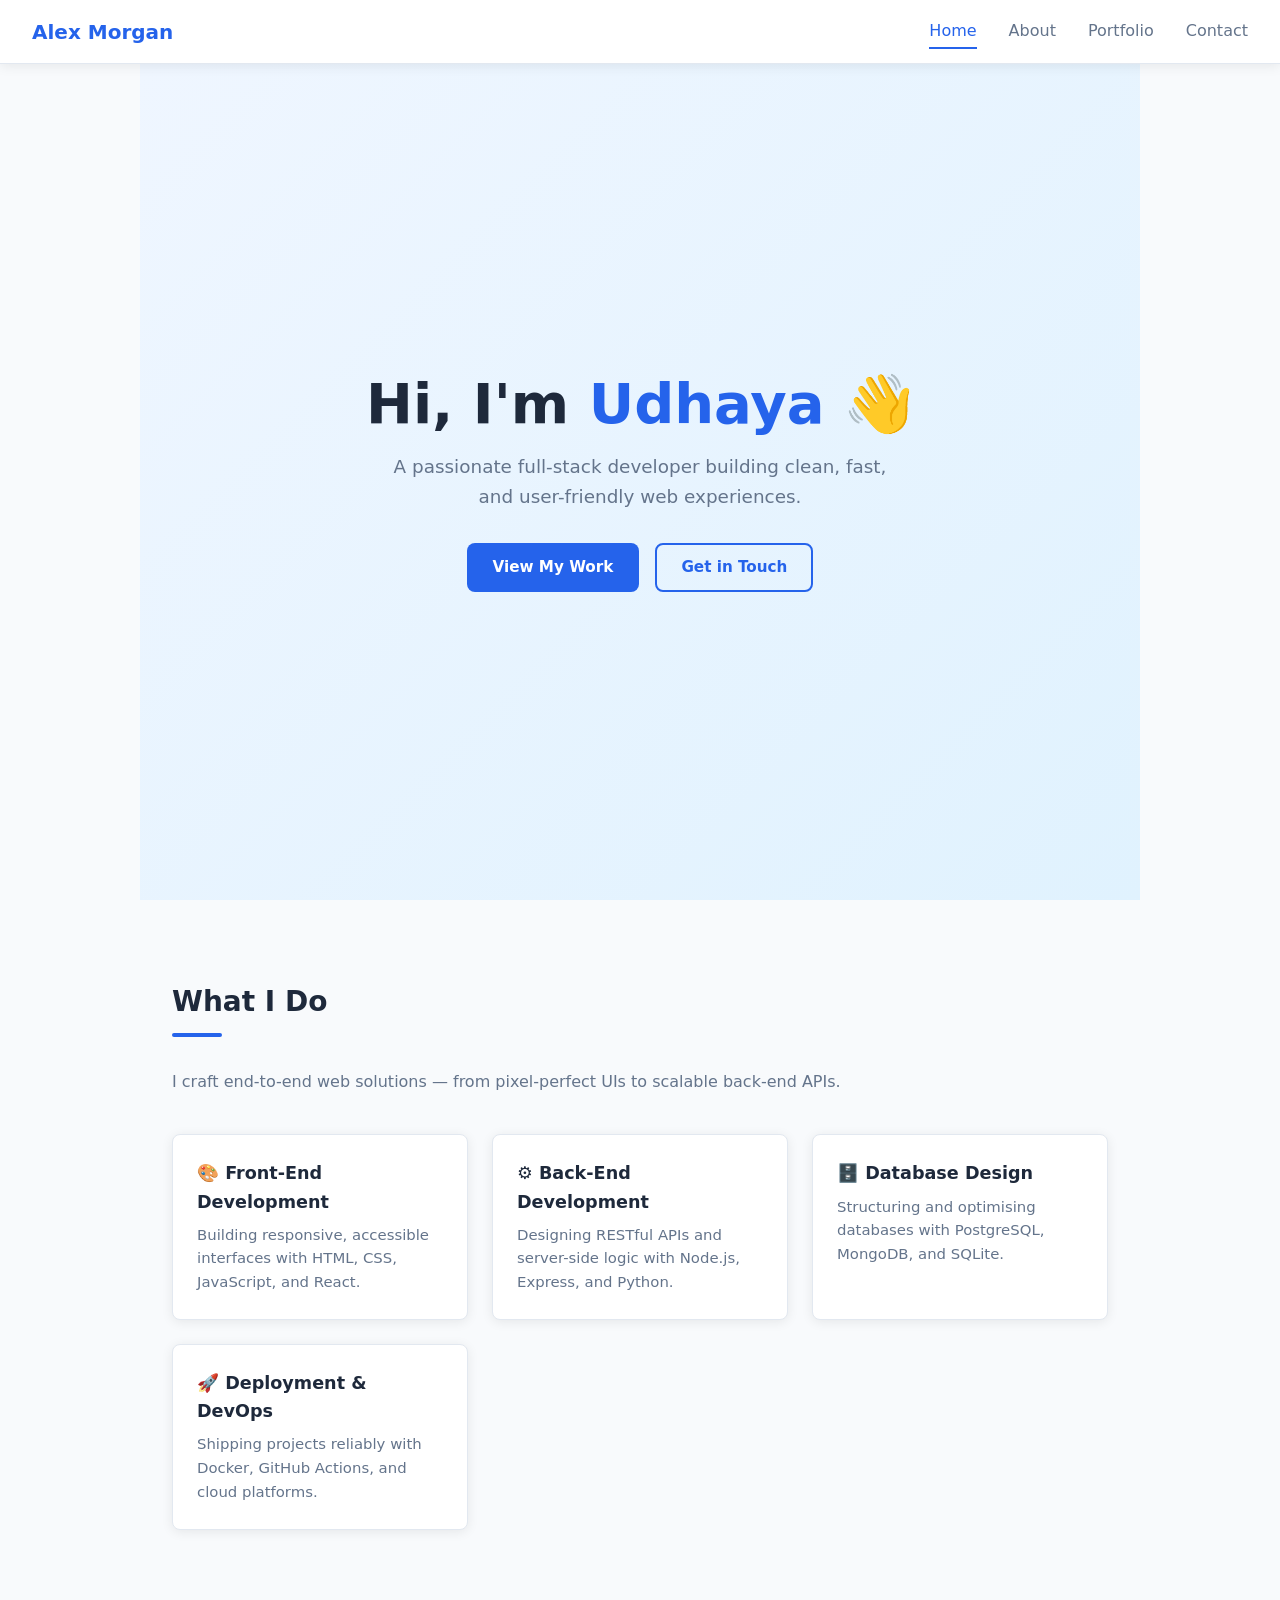
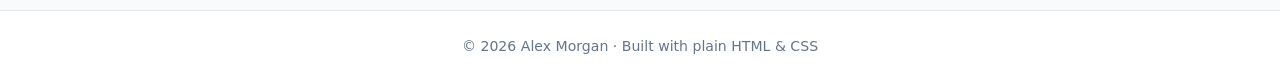
<file: index.html>
<!DOCTYPE html>
<html lang="en">

<head>
    <meta charset="UTF-8" />
    <meta name="viewport" content="width=device-width, initial-scale=1.0" />
    <title>Alex Morgan — Portfolio</title>
    <link rel="stylesheet" href="styles.css" />
</head>

<body>

    <!-- NAV -->
    <nav>
        <span class="logo">Alex Morgan</span>
        <a href="index.html" class="active">Home</a>
        <a href="about.html">About</a>
        <a href="portfolio.html">Portfolio</a>
        <a href="contact.html">Contact</a>
    </nav>

    <!-- HERO --> 
    <section class="hero">
        <h1>Hi, I'm <span>Udhaya</span> 👋</h1>
        <p>A passionate full-stack developer building clean, fast, and user-friendly web experiences.</p>
        <div class="btn-group">
            <a href="portfolio.html" class="btn btn-primary">View My Work</a>
            <a href="contact.html" class="btn btn-outline">Get in Touch</a>
        </div>
    </section>

    <!-- WHAT I DO -->
    <section>
        <h2>What I Do</h2>
        <div class="divider"></div>
        <p class="section-sub">I craft end-to-end web solutions — from pixel-perfect UIs to scalable back-end APIs.</p>

        <div class="card-grid">
            <div class="card">
                <h3>🎨 Front-End Development</h3>
                <p>Building responsive, accessible interfaces with HTML, CSS, JavaScript, and React.</p>
            </div>
            <div class="card">
                <h3>⚙️ Back-End Development</h3>
                <p>Designing RESTful APIs and server-side logic with Node.js, Express, and Python.</p>
            </div>
            <div class="card">
                <h3>🗄️ Database Design</h3>
                <p>Structuring and optimising databases with PostgreSQL, MongoDB, and SQLite.</p>
            </div>
            <div class="card">
                <h3>🚀 Deployment & DevOps</h3>
                <p>Shipping projects reliably with Docker, GitHub Actions, and cloud platforms.</p>
            </div>
        </div>
    </section>

    <!-- FOOTER -->
    <footer>
        <p>© 2026 Alex Morgan · Built with plain HTML &amp; CSS</p>
    </footer>

</body>

</html>
</file>
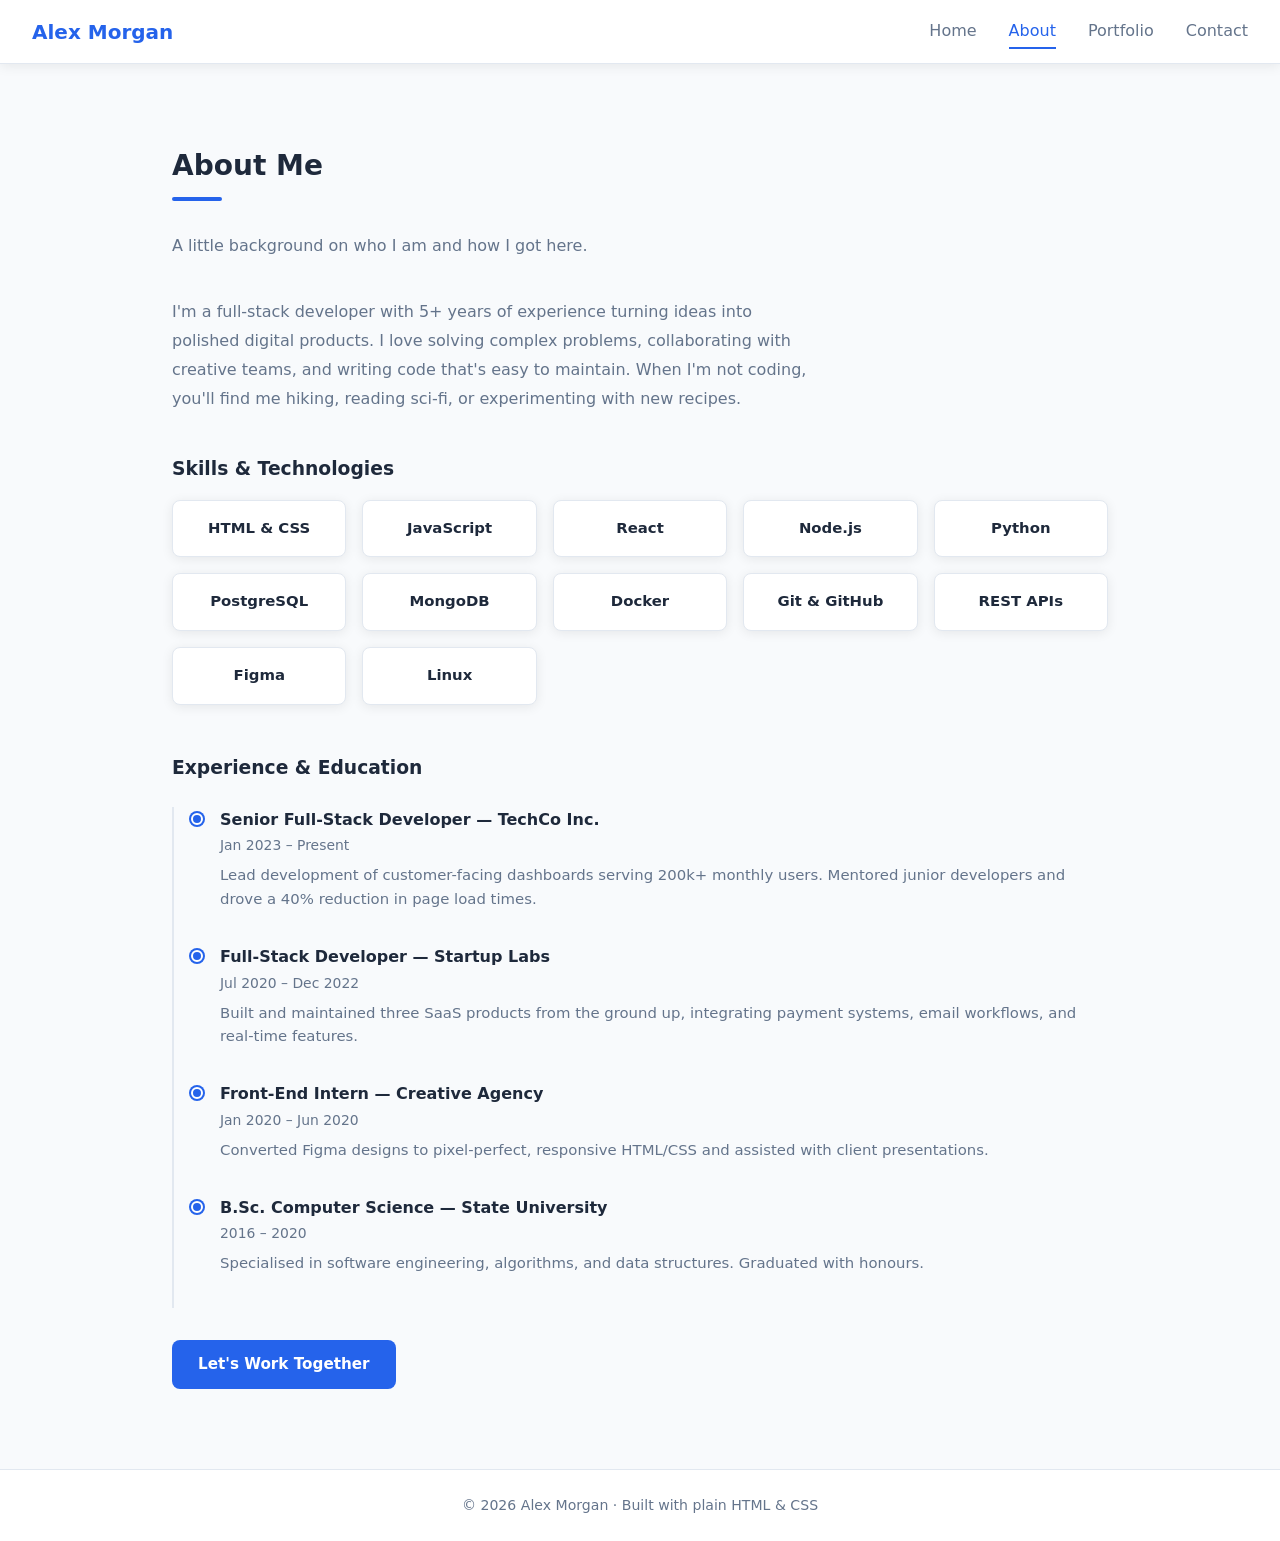
<file: about.html>
<!DOCTYPE html>
<html lang="en">

<head>
    <meta charset="UTF-8" />
    <meta name="viewport" content="width=device-width, initial-scale=1.0" />
    <title>About — Alex Morgan</title>
    <link rel="stylesheet" href="styles.css" />
</head>

<body>

    <!-- NAV -->
    <nav>
        <span class="logo">Alex Morgan</span>
        <a href="index.html">Home</a>
        <a href="about.html" class="active">About</a>
        <a href="portfolio.html">Portfolio</a>
        <a href="contact.html">Contact</a>
    </nav>

    <!-- ABOUT -->
    <section>
        <h2>About Me</h2>
        <div class="divider"></div>
        <p class="section-sub">A little background on who I am and how I got here.</p>

        <p style="max-width:650px; color:var(--muted); line-height:1.8; margin-bottom:2.5rem;">
            I'm a full-stack developer with 5+ years of experience turning ideas into polished digital products.
            I love solving complex problems, collaborating with creative teams, and writing code that's easy to
            maintain. When I'm not coding, you'll find me hiking, reading sci-fi, or experimenting with new recipes.
        </p>

        <!-- SKILLS -->
        <h3 style="margin-bottom:1rem;">Skills &amp; Technologies</h3>
        <div class="skills-grid" style="margin-bottom:3rem;">
            <div class="skill-item">HTML &amp; CSS</div>
            <div class="skill-item">JavaScript</div>
            <div class="skill-item">React</div>
            <div class="skill-item">Node.js</div>
            <div class="skill-item">Python</div>
            <div class="skill-item">PostgreSQL</div>
            <div class="skill-item">MongoDB</div>
            <div class="skill-item">Docker</div>
            <div class="skill-item">Git &amp; GitHub</div>
            <div class="skill-item">REST APIs</div>
            <div class="skill-item">Figma</div>
            <div class="skill-item">Linux</div>
        </div>

        <!-- TIMELINE -->
        <h3 style="margin-bottom:1.5rem;">Experience &amp; Education</h3>
        <ul class="timeline">
            <li>
                <h4>Senior Full-Stack Developer — TechCo Inc.</h4>
                <span>Jan 2023 – Present</span>
                <p>Lead development of customer-facing dashboards serving 200k+ monthly users. Mentored junior
                    developers and drove a 40% reduction in page load times.</p>
            </li>
            <li>
                <h4>Full-Stack Developer — Startup Labs</h4>
                <span>Jul 2020 – Dec 2022</span>
                <p>Built and maintained three SaaS products from the ground up, integrating payment systems, email
                    workflows, and real-time features.</p>
            </li>
            <li>
                <h4>Front-End Intern — Creative Agency</h4>
                <span>Jan 2020 – Jun 2020</span>
                <p>Converted Figma designs to pixel-perfect, responsive HTML/CSS and assisted with client presentations.
                </p>
            </li>
            <li>
                <h4>B.Sc. Computer Science — State University</h4>
                <span>2016 – 2020</span>
                <p>Specialised in software engineering, algorithms, and data structures. Graduated with honours.</p>
            </li>
        </ul>

        <div style="margin-top:2rem;">
            <a href="contact.html" class="btn btn-primary">Let's Work Together</a>
        </div>
    </section>

    <!-- FOOTER -->
    <footer>
        <p>© 2026 Alex Morgan · Built with plain HTML &amp; CSS</p>
    </footer>

</body>

</html>
</file>
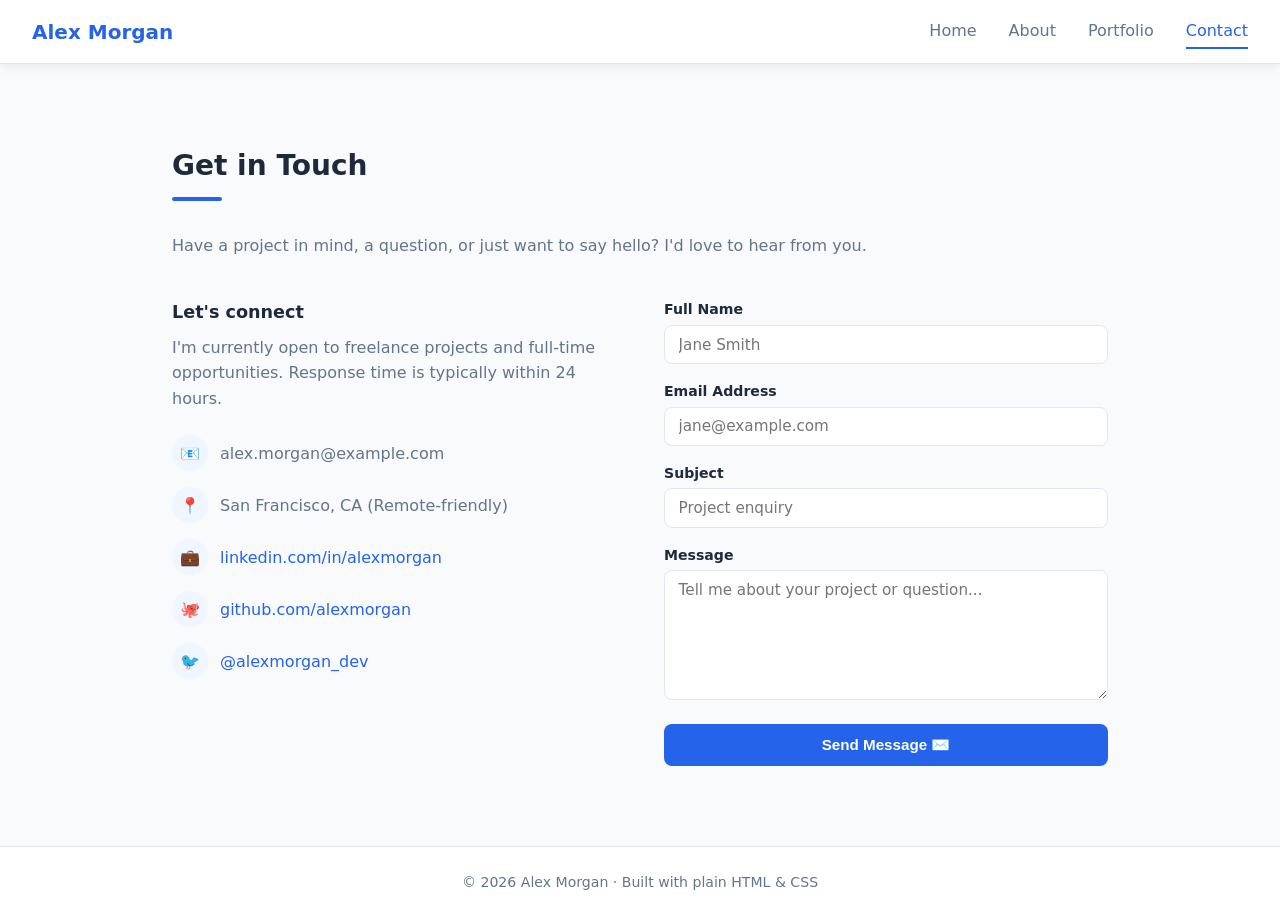
<file: contact.html>
<!DOCTYPE html>
<html lang="en">

<head>
    <meta charset="UTF-8" />
    <meta name="viewport" content="width=device-width, initial-scale=1.0" />
    <title>Contact — Alex Morgan</title>
    <link rel="stylesheet" href="styles.css" />
</head>

<body>

    <!-- NAV -->
    <nav>
        <span class="logo">Alex Morgan</span>
        <a href="index.html">Home</a>
        <a href="about.html">About</a>
        <a href="portfolio.html">Portfolio</a>
        <a href="contact.html" class="active">Contact</a>
    </nav>

    <!-- CONTACT -->
    <section>
        <h2>Get in Touch</h2>
        <div class="divider"></div>
        <p class="section-sub">Have a project in mind, a question, or just want to say hello? I'd love to hear from you.
        </p>

        <div class="contact-grid">

            <!-- Info -->
            <div class="contact-info">
                <h3>Let's connect</h3>
                <p>I'm currently open to freelance projects and full-time opportunities. Response time is typically
                    within 24 hours.</p>

                <div class="contact-item">
                    <div class="icon">📧</div>
                    <span>alex.morgan@example.com</span>
                </div>

                <div class="contact-item">
                    <div class="icon">📍</div>
                    <span>San Francisco, CA (Remote-friendly)</span>
                </div>

                <div class="contact-item">
                    <div class="icon">💼</div>
                    <a href="#">linkedin.com/in/alexmorgan</a>
                </div>

                <div class="contact-item">
                    <div class="icon">🐙</div>
                    <a href="#">github.com/alexmorgan</a>
                </div>

                <div class="contact-item">
                    <div class="icon">🐦</div>
                    <a href="#">@alexmorgan_dev</a>
                </div>
            </div>

            <!-- Form -->
            <form onsubmit="handleSubmit(event)">
                <div>
                    <label for="name">Full Name</label>
                    <input type="text" id="name" name="name" placeholder="Jane Smith" required />
                </div>

                <div>
                    <label for="email">Email Address</label>
                    <input type="email" id="email" name="email" placeholder="jane@example.com" required />
                </div>

                <div>
                    <label for="subject">Subject</label>
                    <input type="text" id="subject" name="subject" placeholder="Project enquiry" required />
                </div>

                <div>
                    <label for="message">Message</label>
                    <textarea id="message" name="message" placeholder="Tell me about your project or question..."
                        required></textarea>
                </div>

                <button type="submit" class="btn btn-primary" style="width:100%;">Send Message ✉️</button>

                <p id="form-status" style="display:none; color:#16a34a; font-weight:600; text-align:center;"></p>
            </form>

        </div>
    </section>

    <!-- FOOTER -->
    <footer>
        <p>© 2026 Alex Morgan · Built with plain HTML &amp; CSS</p>
    </footer>

    <script>
        function handleSubmit(e) {
            e.preventDefault();
            const status = document.getElementById('form-status');
            status.textContent = '✅ Thanks! Your message has been sent. I\'ll get back to you soon.';
            status.style.display = 'block';
            e.target.reset();
            setTimeout(() => { status.style.display = 'none'; }, 5000);
        }
    </script>

</body>

</html>
</file>
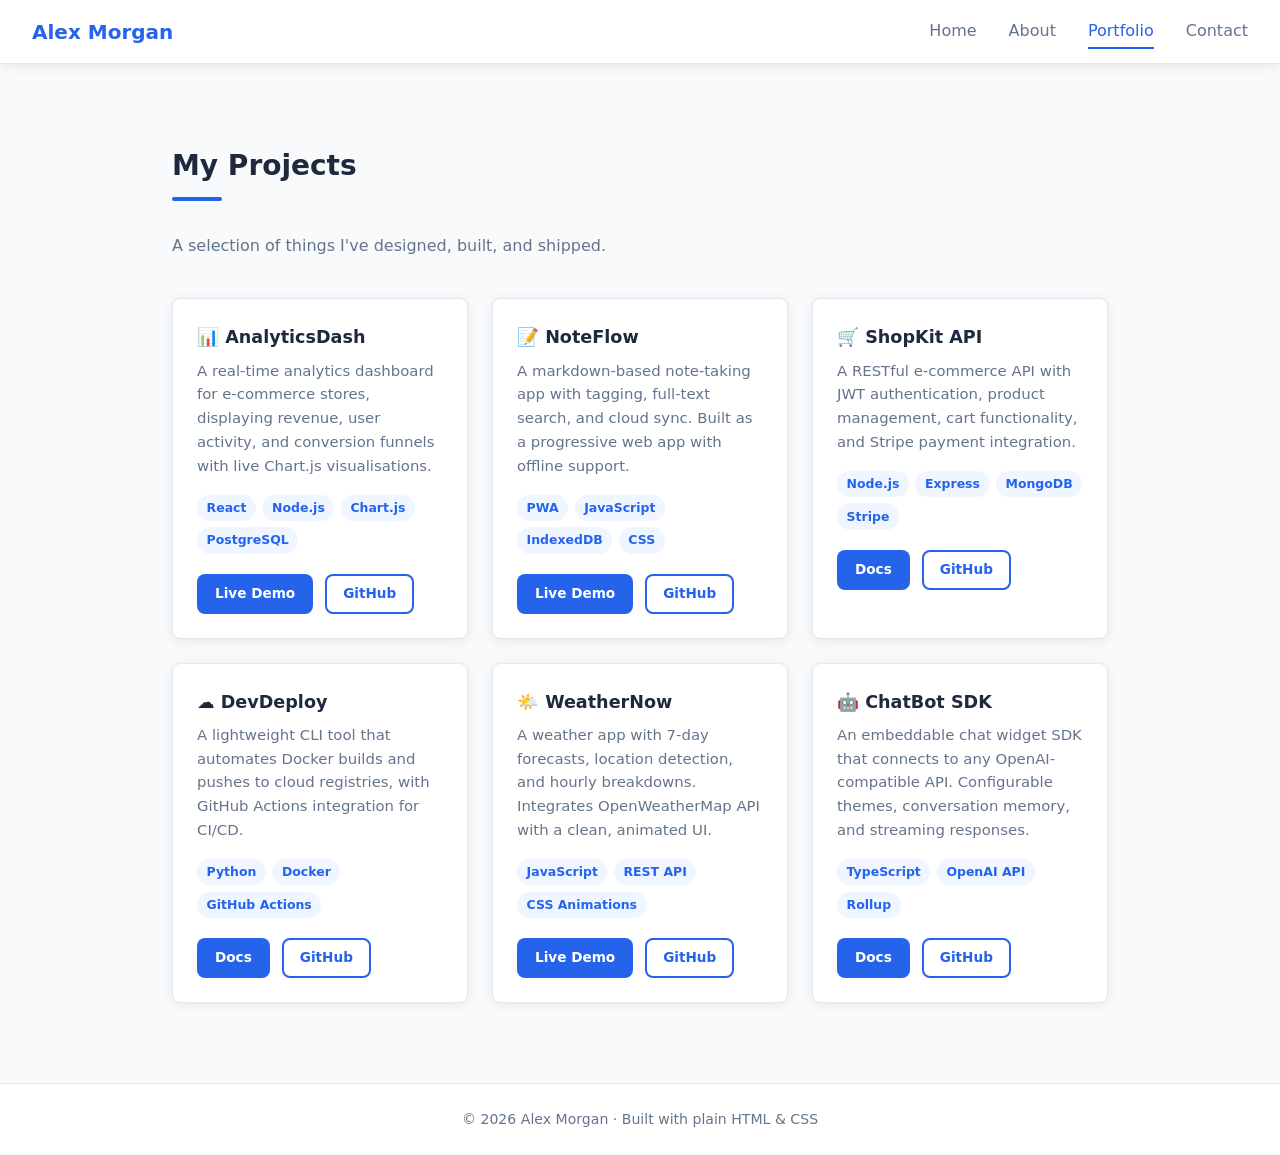
<file: portfolio.html>
<!DOCTYPE html>
<html lang="en">

<head>
    <meta charset="UTF-8" />
    <meta name="viewport" content="width=device-width, initial-scale=1.0" />
    <title>Portfolio — Alex Morgan</title>
    <link rel="stylesheet" href="styles.css" />
</head>

<body>

    <!-- NAV -->
    <nav>
        <span class="logo">Alex Morgan</span>
        <a href="index.html">Home</a>
        <a href="about.html">About</a>
        <a href="portfolio.html" class="active">Portfolio</a>
        <a href="contact.html">Contact</a>
    </nav>

    <!-- PORTFOLIO -->
    <section>
        <h2>My Projects</h2>
        <div class="divider"></div>
        <p class="section-sub">A selection of things I've designed, built, and shipped.</p>

        <div class="card-grid">

            <div class="card">
                <h3>📊 AnalyticsDash</h3>
                <p>A real-time analytics dashboard for e-commerce stores, displaying revenue, user activity, and
                    conversion funnels with live Chart.js visualisations.</p>
                <div class="tags">
                    <span class="tag">React</span>
                    <span class="tag">Node.js</span>
                    <span class="tag">Chart.js</span>
                    <span class="tag">PostgreSQL</span>
                </div>
                <div style="margin-top:1.25rem; display:flex; gap:.75rem;">
                    <a href="#" class="btn btn-primary" style="font-size:.85rem; padding:.45rem 1rem;">Live Demo</a>
                    <a href="#" class="btn btn-outline" style="font-size:.85rem; padding:.45rem 1rem;">GitHub</a>
                </div>
            </div>

            <div class="card">
                <h3>📝 NoteFlow</h3>
                <p>A markdown-based note-taking app with tagging, full-text search, and cloud sync. Built as a
                    progressive web app with offline support.</p>
                <div class="tags">
                    <span class="tag">PWA</span>
                    <span class="tag">JavaScript</span>
                    <span class="tag">IndexedDB</span>
                    <span class="tag">CSS</span>
                </div>
                <div style="margin-top:1.25rem; display:flex; gap:.75rem;">
                    <a href="#" class="btn btn-primary" style="font-size:.85rem; padding:.45rem 1rem;">Live Demo</a>
                    <a href="#" class="btn btn-outline" style="font-size:.85rem; padding:.45rem 1rem;">GitHub</a>
                </div>
            </div>

            <div class="card">
                <h3>🛒 ShopKit API</h3>
                <p>A RESTful e-commerce API with JWT authentication, product management, cart functionality, and Stripe
                    payment integration.</p>
                <div class="tags">
                    <span class="tag">Node.js</span>
                    <span class="tag">Express</span>
                    <span class="tag">MongoDB</span>
                    <span class="tag">Stripe</span>
                </div>
                <div style="margin-top:1.25rem; display:flex; gap:.75rem;">
                    <a href="#" class="btn btn-primary" style="font-size:.85rem; padding:.45rem 1rem;">Docs</a>
                    <a href="#" class="btn btn-outline" style="font-size:.85rem; padding:.45rem 1rem;">GitHub</a>
                </div>
            </div>

            <div class="card">
                <h3>☁️ DevDeploy</h3>
                <p>A lightweight CLI tool that automates Docker builds and pushes to cloud registries, with GitHub
                    Actions integration for CI/CD.</p>
                <div class="tags">
                    <span class="tag">Python</span>
                    <span class="tag">Docker</span>
                    <span class="tag">GitHub Actions</span>
                </div>
                <div style="margin-top:1.25rem; display:flex; gap:.75rem;">
                    <a href="#" class="btn btn-primary" style="font-size:.85rem; padding:.45rem 1rem;">Docs</a>
                    <a href="#" class="btn btn-outline" style="font-size:.85rem; padding:.45rem 1rem;">GitHub</a>
                </div>
            </div>

            <div class="card">
                <h3>🌤️ WeatherNow</h3>
                <p>A weather app with 7-day forecasts, location detection, and hourly breakdowns. Integrates
                    OpenWeatherMap API with a clean, animated UI.</p>
                <div class="tags">
                    <span class="tag">JavaScript</span>
                    <span class="tag">REST API</span>
                    <span class="tag">CSS Animations</span>
                </div>
                <div style="margin-top:1.25rem; display:flex; gap:.75rem;">
                    <a href="#" class="btn btn-primary" style="font-size:.85rem; padding:.45rem 1rem;">Live Demo</a>
                    <a href="#" class="btn btn-outline" style="font-size:.85rem; padding:.45rem 1rem;">GitHub</a>
                </div>
            </div>

            <div class="card">
                <h3>🤖 ChatBot SDK</h3>
                <p>An embeddable chat widget SDK that connects to any OpenAI-compatible API. Configurable themes,
                    conversation memory, and streaming responses.</p>
                <div class="tags">
                    <span class="tag">TypeScript</span>
                    <span class="tag">OpenAI API</span>
                    <span class="tag">Rollup</span>
                </div>
                <div style="margin-top:1.25rem; display:flex; gap:.75rem;">
                    <a href="#" class="btn btn-primary" style="font-size:.85rem; padding:.45rem 1rem;">Docs</a>
                    <a href="#" class="btn btn-outline" style="font-size:.85rem; padding:.45rem 1rem;">GitHub</a>
                </div>
            </div>

        </div>
    </section>

    <!-- FOOTER -->
    <footer>
        <p>© 2026 Alex Morgan · Built with plain HTML &amp; CSS</p>
    </footer>

</body>

</html>
</file>
<file: styles.css>
/* ===== RESET & BASE ===== */
*,
*::before,
*::after {
  box-sizing: border-box;
  margin: 0;
  padding: 0;
}

:root {
  --primary: #2563eb;
  --primary-dark: #1d4ed8;
  --accent: #f59e0b;
  --bg: #f8fafc;
  --surface: #ffffff;
  --text: #1e293b;
  --muted: #64748b;
  --border: #e2e8f0;
  --radius: 0.5rem;
  --shadow: 0 2px 12px rgba(0, 0, 0, 0.08);
  --nav-h: 64px;
}

html {
  scroll-behavior: smooth;
}

body {
  font-family:
    "Segoe UI",
    system-ui,
    -apple-system,
    sans-serif;
  background: var(--bg);
  color: var(--text);
  line-height: 1.6;
}

a {
  color: var(--primary);
  text-decoration: none;
}
a:hover {
  text-decoration: underline;
}

img {
  max-width: 100%;
  display: block;
}

/* ===== NAV ===== */
nav {
  position: sticky;
  top: 0;
  z-index: 100;
  height: var(--nav-h);
  background: var(--surface);
  border-bottom: 1px solid var(--border);
  box-shadow: var(--shadow);
  display: flex;
  align-items: center;
  padding: 0 2rem;
  gap: 2rem;
}

nav .logo {
  font-size: 1.25rem;
  font-weight: 700;
  color: var(--primary);
  margin-right: auto;
}

nav a {
  font-weight: 500;
  color: var(--muted);
  transition: color 0.2s;
  padding: 0.25rem 0;
  border-bottom: 2px solid transparent;
}

nav a:hover,
nav a.active {
  color: var(--primary);
  border-bottom-color: var(--primary);
  text-decoration: none;
}

/* ===== HERO ===== */
.hero {
  min-height: calc(100vh - var(--nav-h));
  display: flex;
  flex-direction: column;
  justify-content: center;
  align-items: center;
  text-align: center;
  padding: 4rem 2rem;
  background: linear-gradient(135deg, #eff6ff 0%, #e0f2fe 100%);
}

.hero h1 {
  font-size: clamp(2rem, 5vw, 3.5rem);
  font-weight: 800;
  line-height: 1.15;
  color: var(--text);
}

.hero h1 span {
  color: var(--primary);
}

.hero p {
  margin-top: 1rem;
  font-size: 1.15rem;
  color: var(--muted);
  max-width: 520px;
}

.hero .btn-group {
  margin-top: 2rem;
  display: flex;
  gap: 1rem;
  flex-wrap: wrap;
  justify-content: center;
}

/* ===== BUTTONS ===== */
.btn {
  display: inline-block;
  padding: 0.65rem 1.5rem;
  border-radius: var(--radius);
  font-weight: 600;
  font-size: 0.95rem;
  transition:
    background 0.2s,
    transform 0.1s;
  cursor: pointer;
  border: 2px solid transparent;
}

.btn-primary {
  background: var(--primary);
  color: #fff;
}
.btn-primary:hover {
  background: var(--primary-dark);
  text-decoration: none;
  transform: translateY(-1px);
}

.btn-outline {
  background: transparent;
  border-color: var(--primary);
  color: var(--primary);
}
.btn-outline:hover {
  background: var(--primary);
  color: #fff;
  text-decoration: none;
  transform: translateY(-1px);
}

/* ===== SECTION ===== */
section {
  padding: 5rem 2rem;
  max-width: 1000px;
  margin: 0 auto;
}

section h2 {
  font-size: 1.75rem;
  font-weight: 700;
  margin-bottom: 0.5rem;
}

.section-sub {
  color: var(--muted);
  margin-bottom: 2.5rem;
}

.divider {
  width: 50px;
  height: 4px;
  background: var(--primary);
  border-radius: 2px;
  margin: 0.5rem 0 2rem;
}

/* ===== CARDS ===== */
.card-grid {
  display: grid;
  grid-template-columns: repeat(auto-fill, minmax(260px, 1fr));
  gap: 1.5rem;
}

.card {
  background: var(--surface);
  border: 1px solid var(--border);
  border-radius: var(--radius);
  padding: 1.5rem;
  box-shadow: var(--shadow);
  transition:
    transform 0.2s,
    box-shadow 0.2s;
}

.card:hover {
  transform: translateY(-4px);
  box-shadow: 0 8px 24px rgba(0, 0, 0, 0.12);
}

.card h3 {
  margin-bottom: 0.5rem;
  font-size: 1.1rem;
}

.card p {
  color: var(--muted);
  font-size: 0.93rem;
}

.card .tags {
  margin-top: 1rem;
  display: flex;
  flex-wrap: wrap;
  gap: 0.4rem;
}

.tag {
  background: #eff6ff;
  color: var(--primary);
  font-size: 0.78rem;
  font-weight: 600;
  padding: 0.2rem 0.6rem;
  border-radius: 999px;
}

/* ===== SKILLS ===== */
.skills-grid {
  display: grid;
  grid-template-columns: repeat(auto-fill, minmax(160px, 1fr));
  gap: 1rem;
}

.skill-item {
  background: var(--surface);
  border: 1px solid var(--border);
  border-radius: var(--radius);
  padding: 1rem;
  text-align: center;
  font-weight: 600;
  font-size: 0.93rem;
  box-shadow: var(--shadow);
}

/* ===== TIMELINE (About) ===== */
.timeline {
  list-style: none;
  position: relative;
  padding-left: 1.5rem;
}
.timeline::before {
  content: "";
  position: absolute;
  left: 0;
  top: 0;
  bottom: 0;
  width: 2px;
  background: var(--border);
}

.timeline li {
  position: relative;
  padding: 0 0 2rem 1.5rem;
}

.timeline li::before {
  content: "";
  position: absolute;
  left: -5px;
  top: 6px;
  width: 12px;
  height: 12px;
  border-radius: 50%;
  background: var(--primary);
  border: 2px solid var(--surface);
  box-shadow: 0 0 0 2px var(--primary);
}

.timeline li h4 {
  font-size: 1rem;
  font-weight: 700;
}
.timeline li span {
  color: var(--muted);
  font-size: 0.87rem;
}
.timeline li p {
  margin-top: 0.4rem;
  color: var(--muted);
  font-size: 0.93rem;
}

/* ===== CONTACT FORM ===== */
.contact-grid {
  display: grid;
  grid-template-columns: 1fr 1fr;
  gap: 3rem;
  align-items: start;
}

@media (max-width: 640px) {
  .contact-grid {
    grid-template-columns: 1fr;
  }
}

.contact-info h3 {
  font-size: 1.1rem;
  margin-bottom: 0.5rem;
}
.contact-info p {
  color: var(--muted);
  margin-bottom: 1.5rem;
}

.contact-item {
  display: flex;
  align-items: center;
  gap: 0.75rem;
  margin-bottom: 1rem;
  color: var(--muted);
}

.contact-item .icon {
  width: 36px;
  height: 36px;
  border-radius: 50%;
  background: #eff6ff;
  display: flex;
  align-items: center;
  justify-content: center;
  font-size: 1rem;
  flex-shrink: 0;
}

form {
  display: flex;
  flex-direction: column;
  gap: 1rem;
}

form label {
  font-size: 0.88rem;
  font-weight: 600;
  margin-bottom: 0.25rem;
  display: block;
}

form input,
form textarea {
  width: 100%;
  padding: 0.6rem 0.85rem;
  border: 1px solid var(--border);
  border-radius: var(--radius);
  font-size: 0.95rem;
  font-family: inherit;
  background: var(--surface);
  color: var(--text);
  transition:
    border-color 0.2s,
    box-shadow 0.2s;
}

form input:focus,
form textarea:focus {
  outline: none;
  border-color: var(--primary);
  box-shadow: 0 0 0 3px rgba(37, 99, 235, 0.15);
}

form textarea {
  resize: vertical;
  min-height: 130px;
}

/* ===== FOOTER ===== */
footer {
  text-align: center;
  padding: 1.5rem;
  border-top: 1px solid var(--border);
  color: var(--muted);
  font-size: 0.88rem;
  background: var(--surface);
}
</file>
